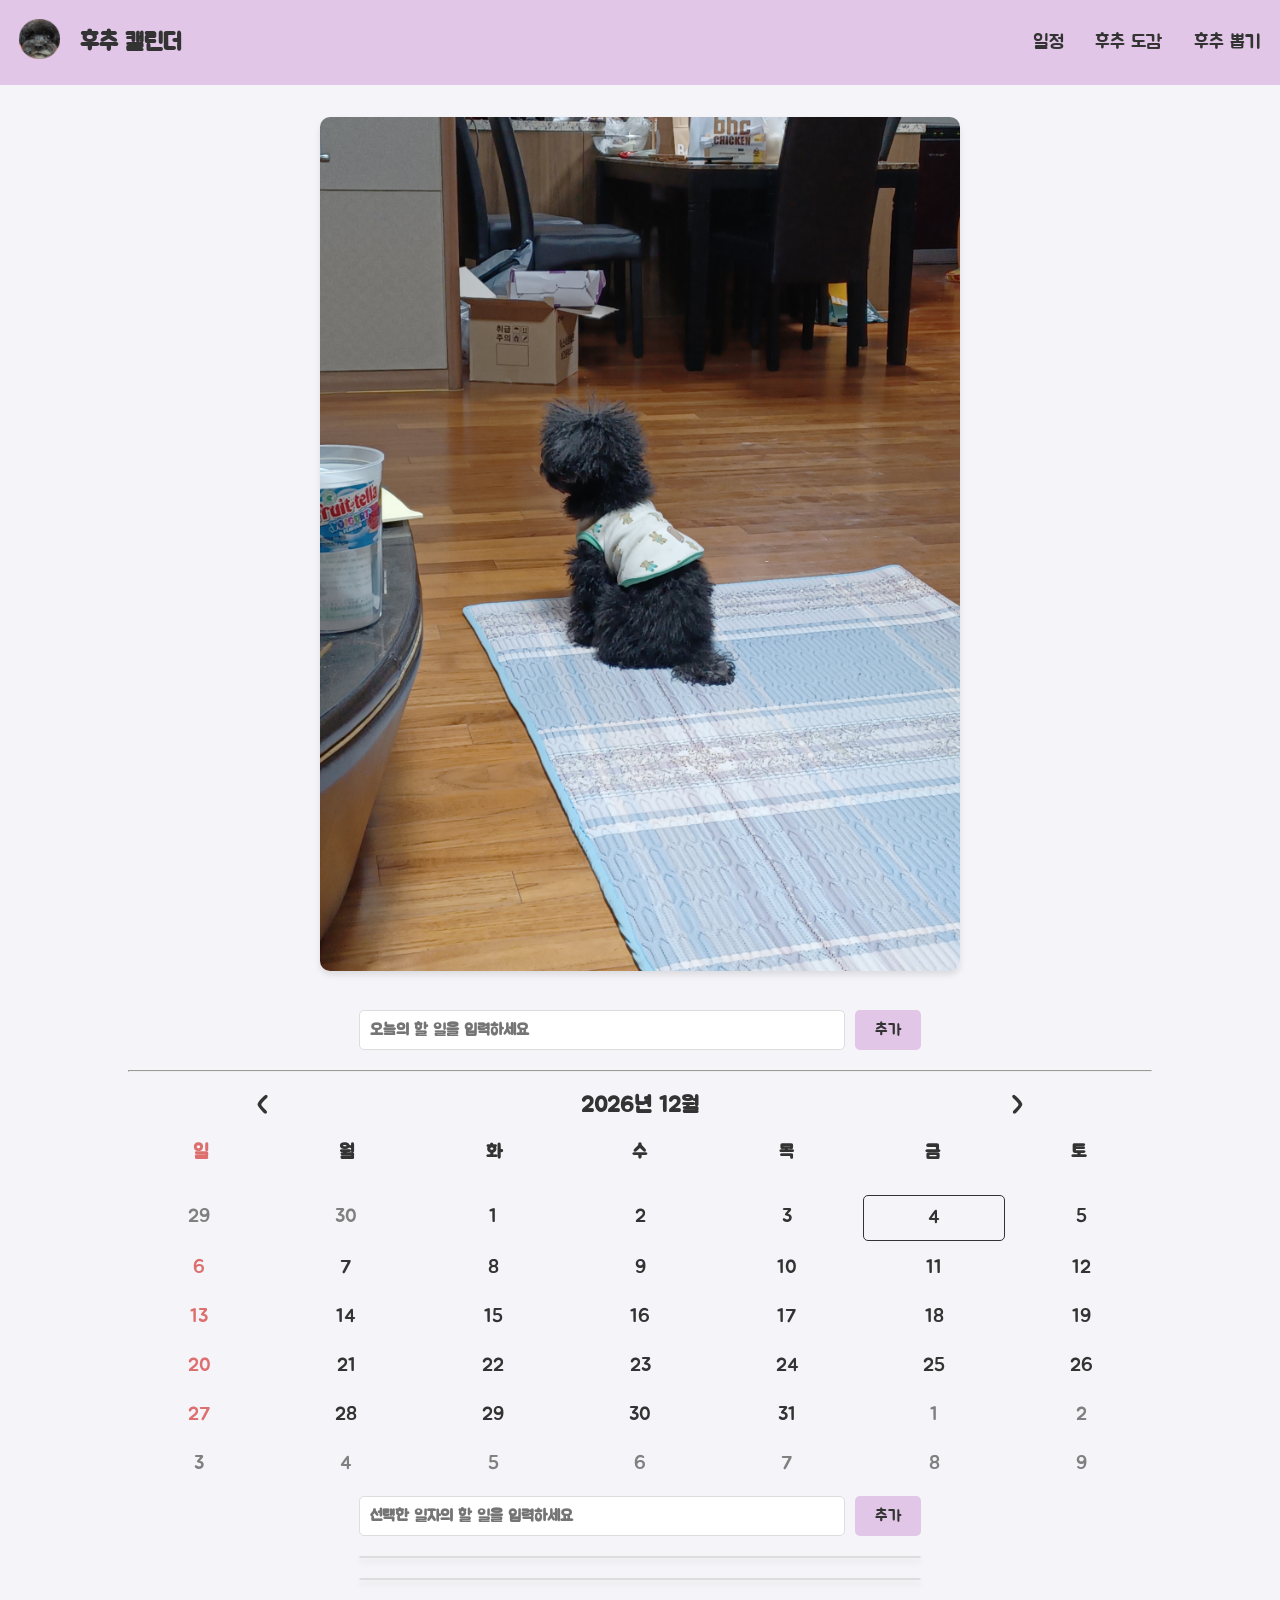
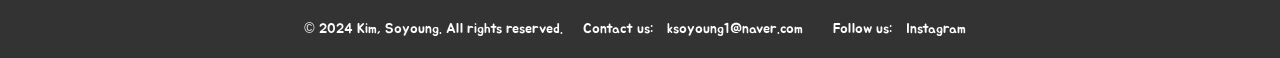
<file: index.html>
<!DOCTYPE html>
<html lang="ko">
<head>
    <meta charset="UTF-8">
    <meta name="viewport" content="width=device-width, initial-scale=1.0">
    <title>후추 캘린더</title>
    <link rel="stylesheet" href="css/all.css">
    <link rel="stylesheet" href="css/index.css">
</head>

<body>
    <header>
        <a href="index.html"><img id="logo" src="images/logo.png"></a>
        <h1>후추 캘린더</h1>
        <div class="menu-toggle" id="menu-toggle">
            <span class="bar"></span>
            <span class="bar"></span>
            <span class="bar"></span>
        </div>
        <nav id="menu">
            <ul>
                <li><a href="index.html">일정</a></li>
                <li><a href="collection.html">후추 도감</a></li>
                <li><a href="gacha.html">후추 뽑기</a></li>
            </ul>
        </nav>
    </header>

    <main>
        <section id="image-section">
            <img id="image" src="images/Cdefault.jpg" alt="후추 사진">
        </section>

        <section id="todo-section">
            <div class="todo-input-box">
                <input type="text" id="todo-input" placeholder="오늘의 할 일을 입력하세요">
                <button onclick="addTodo()">추가</button>
            </div>
            <ul id="todo-list"></ul>
        </section>
        
        <section id="calendar-section">
            <hr>
            <div class="calendar-header">
              <button id="left-btn" onclick="changeMonth(-1)">&lt;</button>
              <h3 id="current-month"></h3>
              <button id="right-btn" onclick="changeMonth(1)">&gt;</button>
            </div>
            <div class="weekdays">
                <span class="weekend">일</span>
                <span>월</span>
                <span>화</span>
                <span>수</span>
                <span>목</span>
                <span>금</span>
                <span>토</span>
            </div>
    
            <div id="calendar"></div>
        </section>

        <section id="calendar-input-section">
            <div class="todo-input-box">
                <input type="text" id="calendar-input" placeholder="선택한 일자의 할 일을 입력하세요">
                <button onclick="addCalendarTask()">추가</button>
            </div>
            <ul id="calendar-task-list"></ul>
            <ul id="calendar-completed-task-list"></ul>
        </section>
    </main>
    <footer>
        <div class="footer-content">
            <p>&copy; 2024 Kim, Soyoung. All rights reserved.</p>
            <p>Contact us: <a href="mailto:ksoyoung1@naver.com">ksoyoung1@naver.com</a></p>
            <p>Follow us: 
                <a href="https://www.instagram.com/whochoo_o/profilecard/?igsh=MW11aWxrZWRmOGJ2cg==">Instagram</a>
            </p>
       </div>
    </footer>

    <script src="js/all.js"></script>
    <script src="js/index.js"></script>
</body>
</html>
</file>
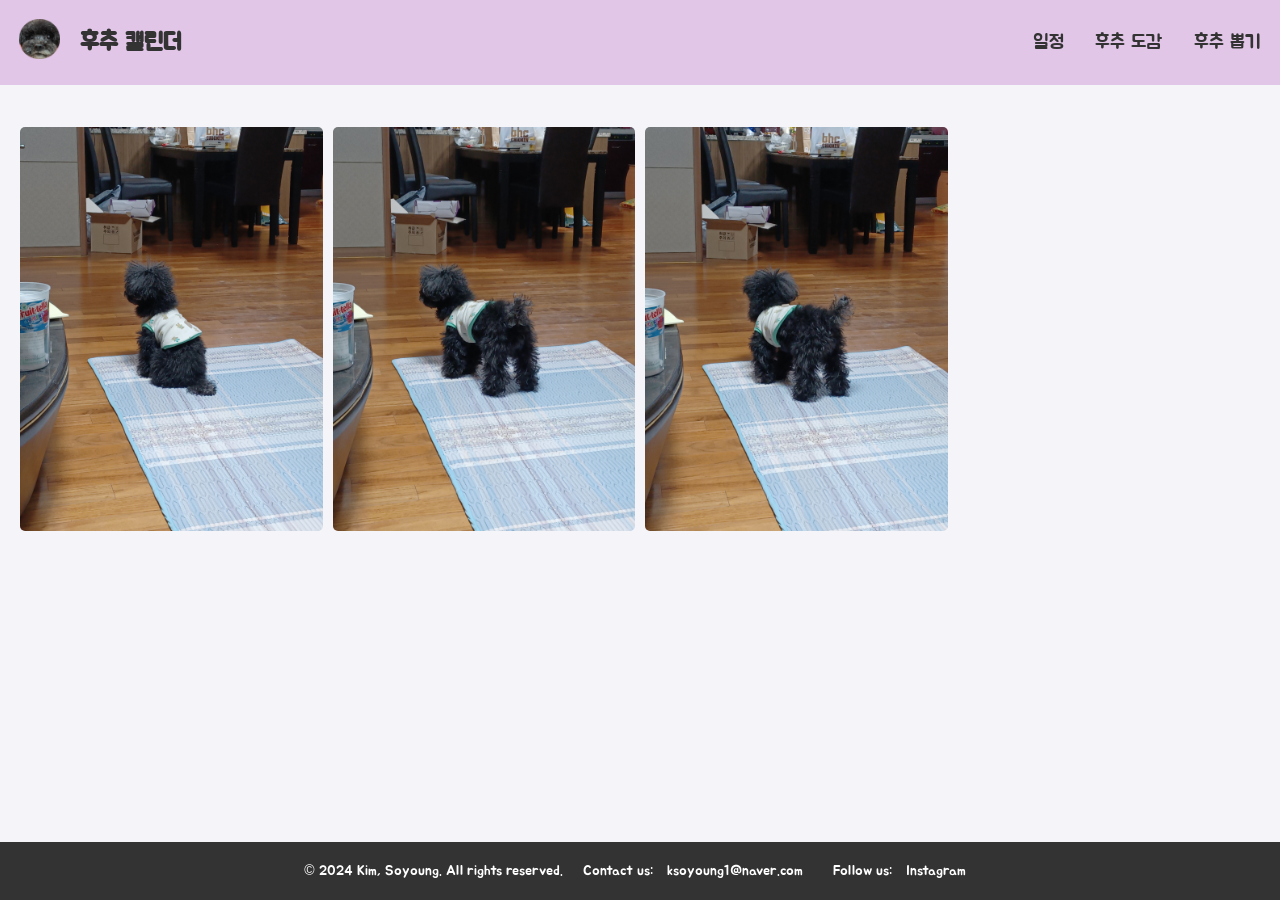
<file: collection.html>
<!DOCTYPE html>
<html lang="ko">
<head>
<meta charset="UTF-8">
    <meta name="viewport" content="width=device-width, initial-scale=1.0">
    <title>후추 캘린더</title>
    <link rel="stylesheet" href="css/all.css">
    <link rel="stylesheet" href="css/collection.css">
</head>
<body>
    <header>
        <a href="index.html"><img id="logo" src="images/logo.png"></a>
        <h1>후추 캘린더</h1>
        <div class="menu-toggle" id="menu-toggle">
            <span class="bar"></span>
            <span class="bar"></span>
            <span class="bar"></span>
        </div>
        <nav id="menu">
            <ul>
                <li><a href="index.html">일정</a></li>
                <li><a href="collection.html">후추 도감</a></li>
                <li><a href="gacha.html">후추 뽑기</a></li>
            </ul>
        </nav>
    </header>

    <main>
        <section id="collection-section">
        <div id="modal" class="modal">
            <img id="modal-img" alt="Large View">
        </div>
        </section>
    </main>

    <footer>
        <div class="footer-content">
            <p>&copy; 2024 Kim, Soyoung. All rights reserved.</p>
            <p>Contact us: <a href="mailto:ksoyoung1@naver.com">ksoyoung1@naver.com</a></p>
            <p>Follow us: 
                <a href="https://www.instagram.com/whochoo_o/profilecard/?igsh=MW11aWxrZWRmOGJ2cg==">Instagram</a>
            </p>
       </div>
    </footer>
    <script src="js/all.js"></script>
    <script src="js/collection.js"></script>
</body>
</html>
</file>
<file: css/all.css>
/* ==================== 폰트 ==================== */

@import url('https://fonts.googleapis.com/css2?family=Diphylleia&family=Jua&display=swap');

body {
    font-family: "Jua", sans-serif;
    font-weight: 100;
    font-style: normal;
    font-size: 14pt;
    min-height: 100vh;
    overflow-x: hidden;
    display: flex;
    flex-direction: column;
    color: #333;
    background-color: #f4f4f9;
}

::placeholder {
    font-family: "Jua", sans-serif;
    font-weight: bold;
    font-style: normal;
}

button {
    font-family: "Jua", sans-serif;
    font-weight: 100;
    font-style: normal;
    font-size: 12pt;
}

/* ==================== 초기화 ==================== */

* {
    margin: 0;
    padding: 0;
    list-style: none;
    text-decoration: none;
    color: #333;
}


/* ==================== 헤더 ==================== */
header {
    padding: 1.5vw;
    display: flex;
    justify-content: space-between;
    align-items: center;
    background-color: rgb(225, 198, 231);
}

#logo {
    height: auto;
    max-height: 40px;
    object-fit: contain;
}

/* 후추 캘린더 글씨 */
header h1 {
    font-size: 1.5rem;
}

/* 이동 메뉴 */
nav {
    z-index: 999;
}

nav li {
    display: inline-block;
    margin-left: 2vw;
}

.nav a {
    font-size: 1rem;
}

/* 햄버거 바 기본: 안보이게 */
.menu-toggle {
    display: none;
    flex-direction: column;
    cursor: pointer;
    gap: 5px;
}
  
.menu-toggle .bar {
    width: 30px;
    height: 5px;
    background-color: white;
}

nav.show {
    display: flex;
}

/* ==================== 메인 ==================== */
main {
    margin-top: 2rem;
}


/* ==================== footer ==================== */
footer {
    background-color: #333;
    padding: 20px 0;
    text-align: center;
    font-size: 14px;
}

.footer-content {
    max-width: 1000px;
    margin: 0 auto;
    padding: 0 15px;
    display: flex;
    gap: 20px;
    justify-content: center;
}

.footer-content p {
    color: #fff;
}

footer a {
    color: #fff;
    text-decoration: none;
    margin: 0 10px;
}

footer a:hover {
    text-decoration: underline;
}

/* ==================== 반응형 웹: 스마트폰 ==================== */
@media screen and (max-width: 767px) {
    body {
        font-size: 14px;
    }

    header {
        padding: 4vw;
    }

    .menu-toggle {
        display: flex;
    }

    nav {
        padding: 10px;
        display: none;
        flex-direction: column;
        position: absolute;
        top: 60px;
        right: 20px;
        background-color: #333;
        border-radius: 5px;
    }

    nav ul {
        display: flex;
        flex-direction: column;
        justify-content: center;
        gap: 10px;
    }
    
    nav a {
        color: white;
        text-decoration: none;
        padding: 10px;
    }

    footer {
        font-size: 12px;
        padding: 5px 0;
    }

    footer a {
        font-size: 12px;
    }

    .footer-content {
        justify-content: center;
        align-items: center;
        flex-direction: column;
        text-align: center;
        gap: 0;
    }

    .footer-content p:nth-child(2) {
        display: none;
    }
}

/* ==================== 반응형 웹: 태블릿 ==================== */
@media screen and (min-width: 768px) and (max-width: 1024px) {
    body {
        font-size: 15pt;
    }

    header h1 {
        flex-grow: 1;
        margin-left: 20px;
        font-size: 1.5rem;
    }
}

/* 데스크톱 화면에 대한 스타일 */
@media screen and (min-width: 1024px) {
    header h1 {
        flex-grow: 1;
        margin-left: 20px;
        font-size: 1.5rem;
    }
}
</file>
<file: css/index.css>
/* ==================== 이미지(image-section) ==================== */
#image-section {
    margin-bottom: 2rem;
    text-align: center;
}

#image-section img {
    width: 640px;
    max-width: 100%;
    height: auto;
    border-radius: 10px;
    box-shadow: 0 4px 6px rgba(0, 0, 0, 0.1);
}

/* ==================== 오늘의 할 일(todo-section) ==================== */
#todo-section, #calendar-input-section {
    max-width: 600px;
    margin: 0 auto;
}

.todo-input-box {
    display: flex;
    margin: 10px 1.5vw 20px 1.5vw;
}

.todo-input-box input {
    flex: 1;
    padding: 10px;
    font-size: 16px;
    border: 1px solid #ddd;
    border-radius: 5px;
}

.todo-input-box button {
    padding: 10px 20px;
    margin-left: 10px;
    font-size: 16px;
    background-color: rgb(225, 198, 231);
    border: none;
    border-radius: 5px;
    cursor: pointer;
}

.todo-input-box button:hover {
    background-color: #b882bd;
}

#todo-list {
    list-style: none;
    padding: 0;
}

.todo-item {
    display: flex;
    justify-content: space-between;
    align-items: center;
    padding: 10px;
    margin: 0 1.5vw 10px 1.5vw;
    border: 1px solid #ddd;
    border-radius: 5px;
    background-color: #f9f9f9;
    word-wrap: break-word;
}

.todo-item span {
    flex: 1;
    word-break: break-word;
}

.todo-item button {
    padding: 5px 10px;
    background-color: #f0f0f0;
    border: none;
    border-radius: 5px;
    cursor: pointer;
}

.todo-item button.completed:hover {
    background-color: rgb(225, 198, 231);
}

.todo-item button.postponed:hover {
    background-color: #8caaff;
}

.todo-item button.deleted:hover {
    background-color: rgb(221, 111, 111);
}

/* ==================== 달력(calendar-section) ==================== */
#calendar-section {
    text-align: center;
    align-items: center;
}

hr {
    background-color: #ddd;  
    margin: 1.5vw 0;
}

#calendar-section h3, #calendar-task-input, #calendar-task-list {
    display: block;
    margin: auto;
}

.calendar-header {
    display: flex;
    justify-content: space-between;
    align-items: center;
    text-align: center;
}

.calendar-header button {
    font-size: 24px;
    background: none;
    border: none;
    cursor: pointer;
}

#left-btn {
    padding-left: 10vw;
}

#right-btn {
    padding-right: 10vw;
}

.weekdays {
    display: grid;
    grid-template-columns: repeat(7, 1fr);
    text-align: center;
    font-weight: bold;
    margin: 10px 0;
}

.weekdays span {
    padding: 10px;
}

.weekdays .weekend, .day.weekend {
    color: rgb(221, 111, 111);
}

#calendar {
    display: grid;
    grid-template-columns: repeat(7, 1fr);
    gap: 5px;
    margin-top: 20px;
}

.day {
    padding: 10px;
    text-align: center;
    cursor: pointer;
    border-radius: 5px;
    border: none;
}

.day:hover {
    background-color: #f0f0f0;
}

.day.has-task {
    background-color: #dfdfdf;
}

.day.selected {
    background-color: rgb(225, 198, 231);
    color: white;
}

.day.other-month {
    color: gray;
}

.today {
    border: 1px solid #333;
    border-radius: 5px;
}

/* ==================== 달력 할 일(calendar-input-section) ==================== */
#calendar-task-list, #calendar-completed-task-list {
    list-style: none;
    padding: 0;
    margin: 20px 1.5vw;
    border: 1px solid #ddd;
    border-radius: 10px;
    background-color: #fff;
    box-shadow: 0 4px 6px rgba(0, 0, 0, 0.1);
}

#calendar-task-list li, #calendar-completed-task-list li {
    display: flex;
    align-items: center;
    padding: 10px 15px;
    margin: 5px;
    border-bottom: 1px solid #f0f0f0;
    font-size: 16px;
    background-color: #f9f9f9;
    border-radius: 5px;
    transition: transform 0.2s, background-color 0.2s;
}

#calendar-task-list li:last-child, #calendar-completed-task-list li:last-child {
    border-bottom: none;
}

#calendar-task-list li:hover {
    background-color: #f0f0f0;
    transform: translateX(5px);
}

#calendar-task-list button, #calendar-completed-task-list button {
    padding: 5px 10px;
    margin-left: 10px;
    font-size: 14px;
    border: none;
    border-radius: 5px;
    cursor: pointer;
    transition: background-color 0.2s;
}

#calendar-task-list button:hover {
    background-color: rgb(225, 198, 231);
}

#calendar-task-list button:nth-child(2):hover, #calendar-completed-task-list button:hover {
    background-color: rgb(221, 111, 111);
}

#calendar-completed-task-list li:hover {
    background-color: #b3b3b3;
    transform: translateX(5px);
}

/* ==================== 미디어 쿼리 ==================== */
@media screen and (max-width: 767px) {
    #image-section img {
        max-width: 100%;
        height: auto;
    }    
}

@media screen and (min-width: 1024px) {
    #calendar-section {
        padding: 0 10vw;
    }
}
</file>
<file: css/collection.css>
*, *::before, *::after {
    box-sizing: border-box;
}

body {
    width: 100%;
    height: 100%;
    min-height: 100vh;
    display: flex;
    flex-direction: column;
    overflow-x: hidden;
    overflow-y: auto;
}

main {
    flex: 1;
    padding: 0 10px;
}

/* ==================== 이미지(collection-section) ==================== */
#collection-section {
    margin: 0 auto;
    width: 100%;
    max-width: 100%;
    min-height: 100px;
    display: grid;
    grid-template-columns: repeat(4, 1fr);
    gap: 10px;
    padding: 10px;
}

#collection-section img {
    width: 100%;
    height: auto;
    object-fit: contain;
    border-radius: 5px;
    cursor: pointer;
    transition: transform 0.2s;
}

#collection-section img:hover {
    transform: scale(1.05);
}

/* 모달(modal) */
.modal {
    display: none;
    position: fixed;
    top: 0;
    left: 0;
    width: 100%;
    height: 100%;
    z-index: 9;
    background-color: rgba(0, 0, 0, 0.8);
    justify-content: center;
    align-items: center;
}

.modal img {
    max-width: 90%;
    max-height: 90%;
    border-radius: 10px;
}

/* ==================== 미디어 쿼리 ==================== */
@media screen and (max-width: 1024px) {
    #collection-section {
        grid-template-columns: repeat(3, 1fr);
    }
}

@media screen and (max-width: 767px) {
    #collection-section {
        grid-template-columns: repeat(1, 1fr);
    }
}
</file>
